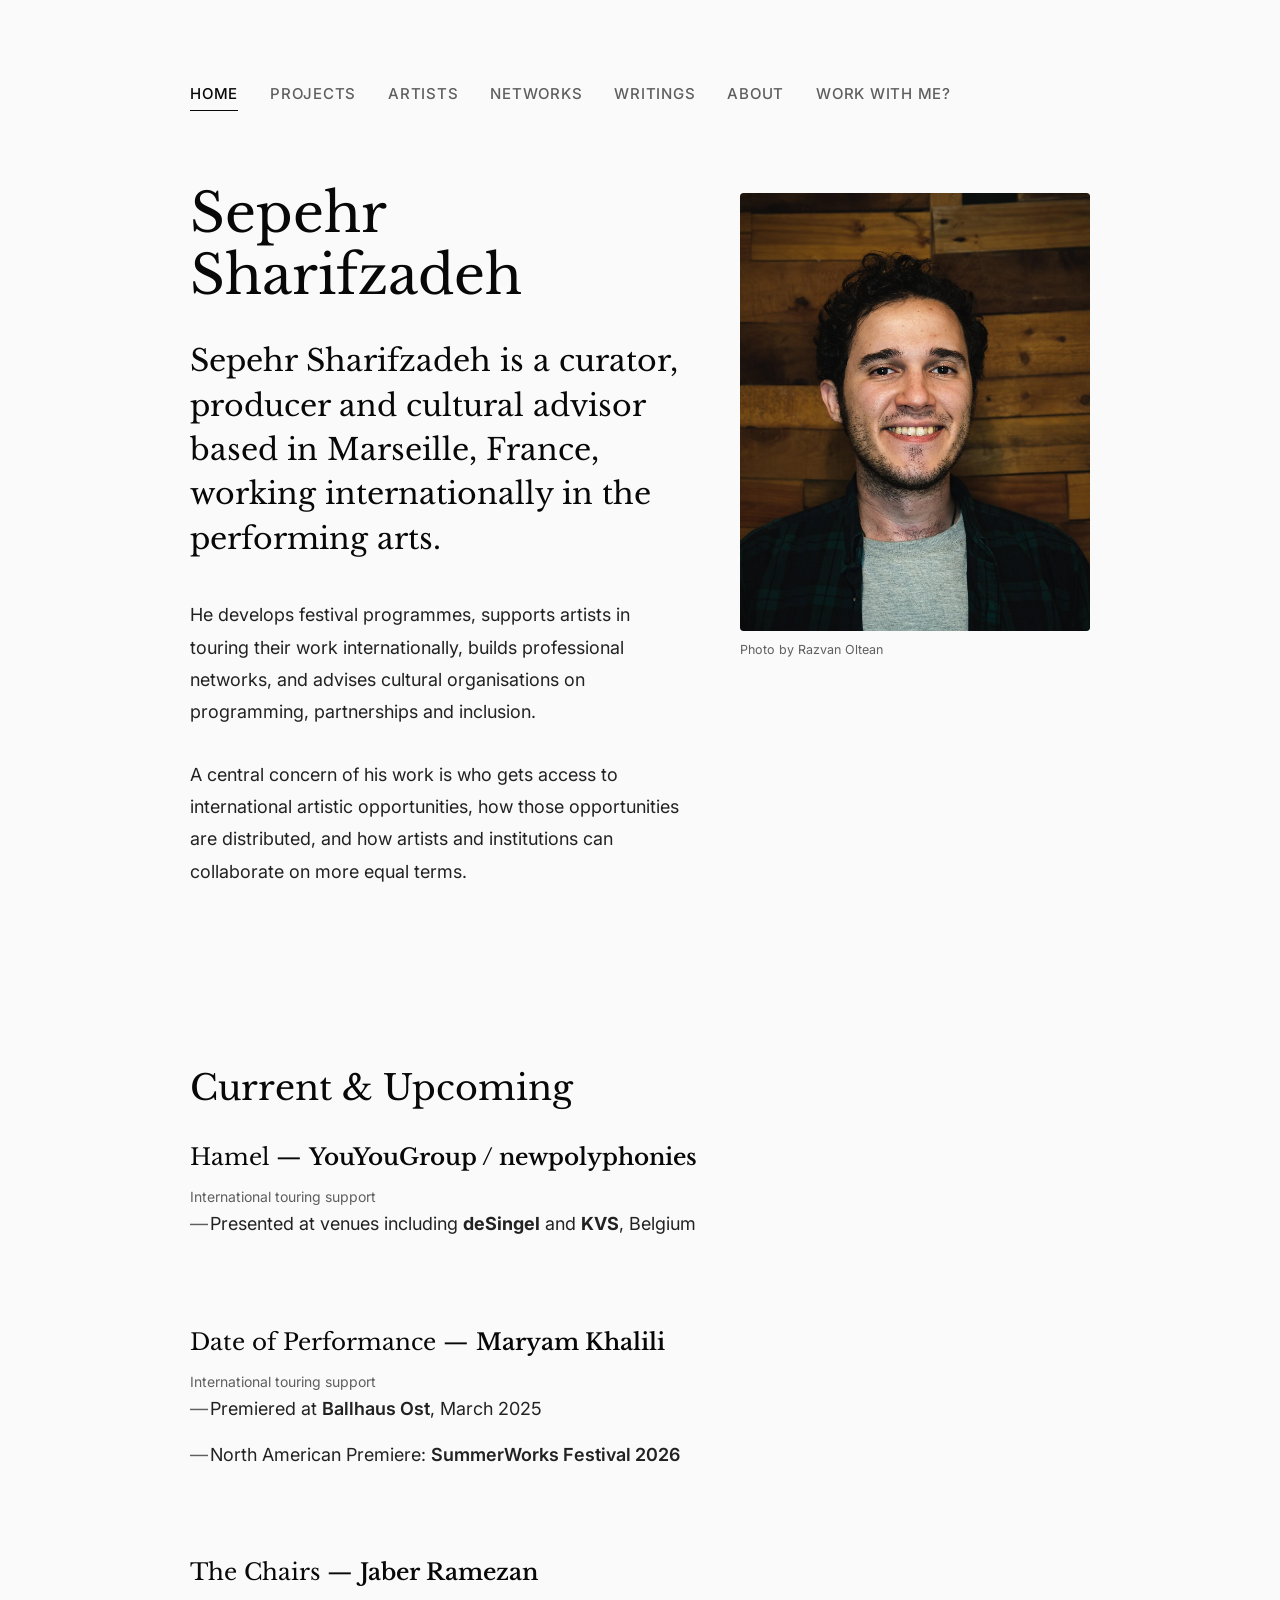
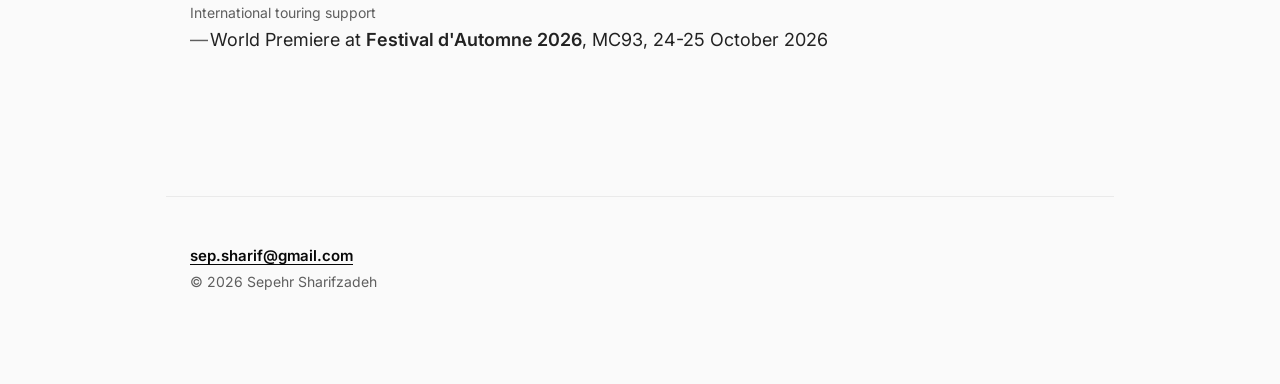
<file: index.html>
<!DOCTYPE html>
<html lang="en">
<head>
  <meta charset="UTF-8">
  <meta name="viewport" content="width=device-width, initial-scale=1.0">
  <title>Sepehr Sharifzadeh</title>
  <link rel="icon" type="image/svg+xml" href="assets/favicon.svg">
  <link rel="stylesheet" href="styles.css?v=portrait-20260722">
</head>
<body>
  <header class="site-header">
    <nav class="nav" aria-label="Main navigation">
      <a href="index.html" class="active">Home</a>
      <a href="projects.html">Projects</a>
      <a href="artists.html">Artists</a>
      <a href="networks.html">Networks</a>
      <a href="writing.html">Writings</a>
      <a href="about.html">About</a>
      <a href="contact.html">Work with me?</a>
    </nav>
  </header>

  <main class="container">
    <section class="home-intro">
      <div class="home-intro-layout">
        <div class="home-intro-text">
          <h1>Sepehr Sharifzadeh</h1>
          <p class="emphasized-statement">Sepehr Sharifzadeh is a curator, producer and cultural advisor based in Marseille, France, working internationally in the performing arts.</p>
          <p>He develops festival programmes, supports artists in touring their work internationally, builds professional networks, and advises cultural organisations on programming, partnerships and inclusion.</p>
          <p>A central concern of his work is who gets access to international artistic opportunities, how those opportunities are distributed, and how artists and institutions can collaborate on more equal terms.</p>
        </div>

        <figure class="editorial-image profile-image">
          <div class="profile-image-frame">
            <img src="assets/sepehr-portrait.jpg" alt="Portrait of Sepehr Sharifzadeh" width="2500" height="1667" decoding="async">
          </div>
          <figcaption class="image-credit">Photo by Razvan Oltean</figcaption>
        </figure>
      </div>
    </section>

    <section class="home-current">
      <h2>Current &amp; Upcoming</h2>

      <div class="entry-list">
        <div class="entry-item">
          <h3 class="entry-title">
            Hamel — <a href="https://newpolyphonies.be/en" target="_blank" rel="noopener">YouYouGroup / newpolyphonies</a>
          </h3>
          <p class="entry-meta">International touring support</p>
          <ul class="minimal-list">
            <li>Presented at venues including <strong>deSingel</strong> and <strong>KVS</strong>, Belgium</li>
          </ul>
        </div>

        <div class="entry-item">
          <h3 class="entry-title">Date of Performance — <a href="https://www.berlinerfestspiele.de/en/artist/7583d34d-cf23-4300-85a7-9ae153228dfc/maryam-khalili" target="_blank" rel="noopener">Maryam Khalili</a></h3>
          <p class="entry-meta">International touring support</p>
          <ul class="minimal-list">
            <li>Premiered at <strong><a href="https://www.ballhausost.de/produktion/date-of-performance/?lang=en" target="_blank" rel="noopener">Ballhaus Ost</a></strong>, March 2025</li>
            <li>North American Premiere: <strong><a href="https://summerworks.ca/show/date-of-performance-2/" target="_blank" rel="noopener">SummerWorks Festival 2026</a></strong></li>
          </ul>
        </div>

        <div class="entry-item">
          <h3 class="entry-title">
            The Chairs — <a href="https://jaberramezan.com/" target="_blank" rel="noopener">Jaber Ramezan</a>
          </h3>
          <p class="entry-meta">International touring support</p>
          <ul class="minimal-list">
            <li>World Premiere at <a href="https://www.festival-automne.com/fr/edition-2026/jaber-ramezan-the-chairs" target="_blank" rel="noopener">Festival d'Automne 2026</a>, MC93, 24-25 October 2026</li>
          </ul>
        </div>
      </div>
    </section>

  </main>

  <footer class="footer">
    <div>
      <a href="mailto:sep.sharif@gmail.com">sep.sharif@gmail.com</a>
    </div>
    <div class="text-muted">© 2026 Sepehr Sharifzadeh</div>
  </footer>

  <button class="back-to-top" type="button" aria-label="Back to top" data-back-to-top tabindex="-1">↑ Top</button>
  <script src="script.js" defer></script>
</body>
</html>
</file>
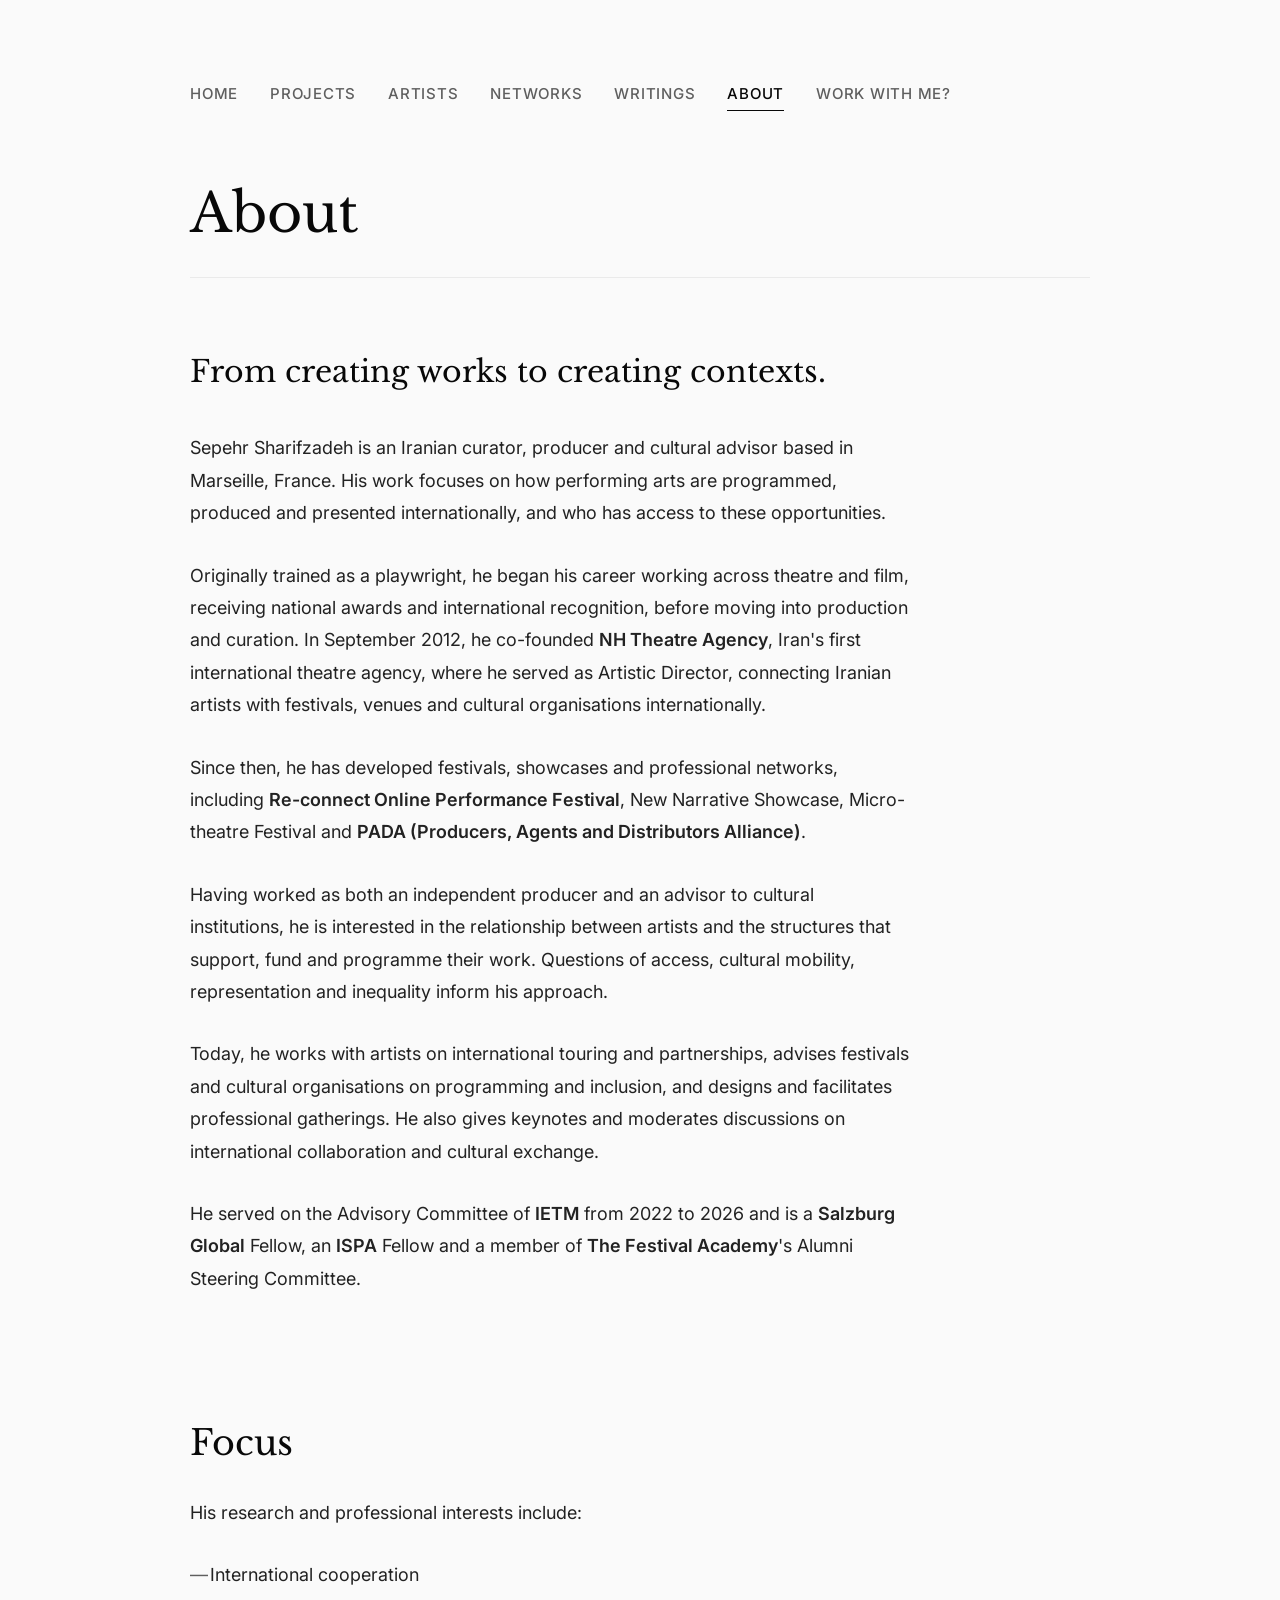
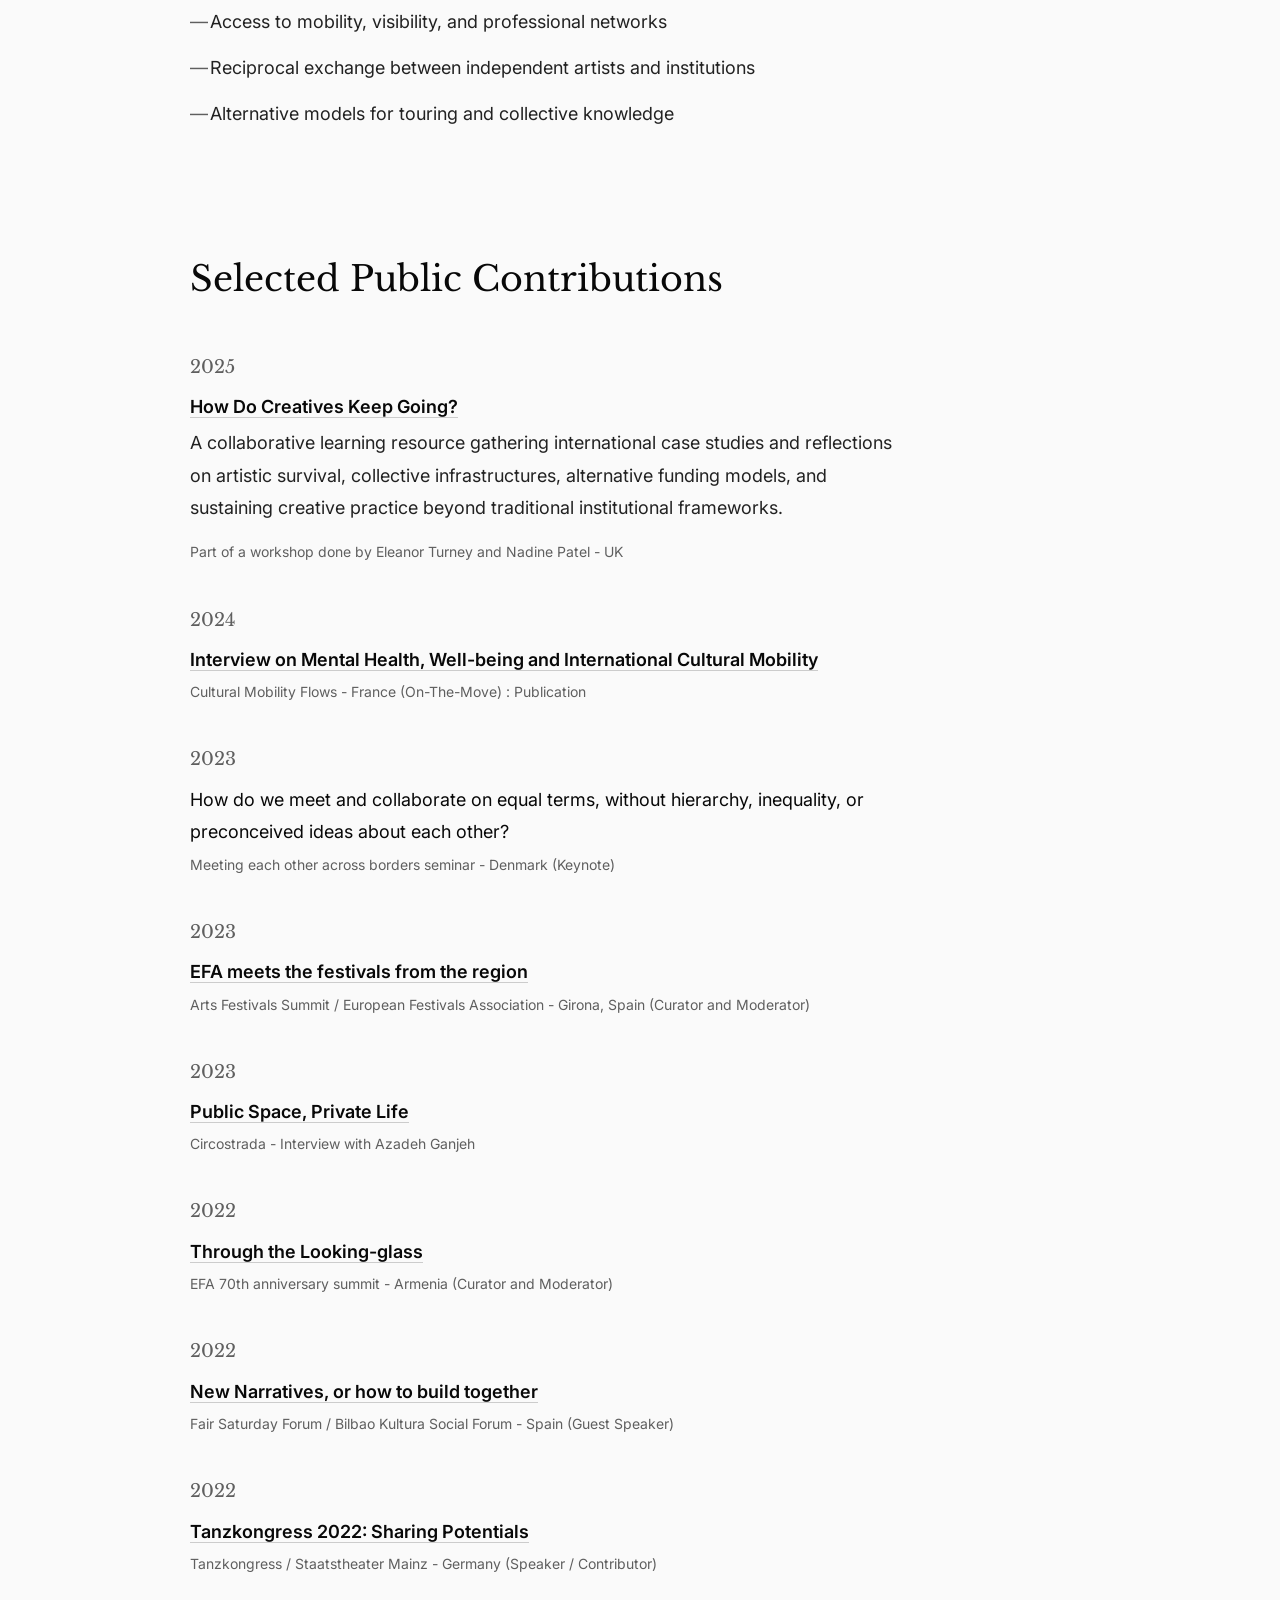
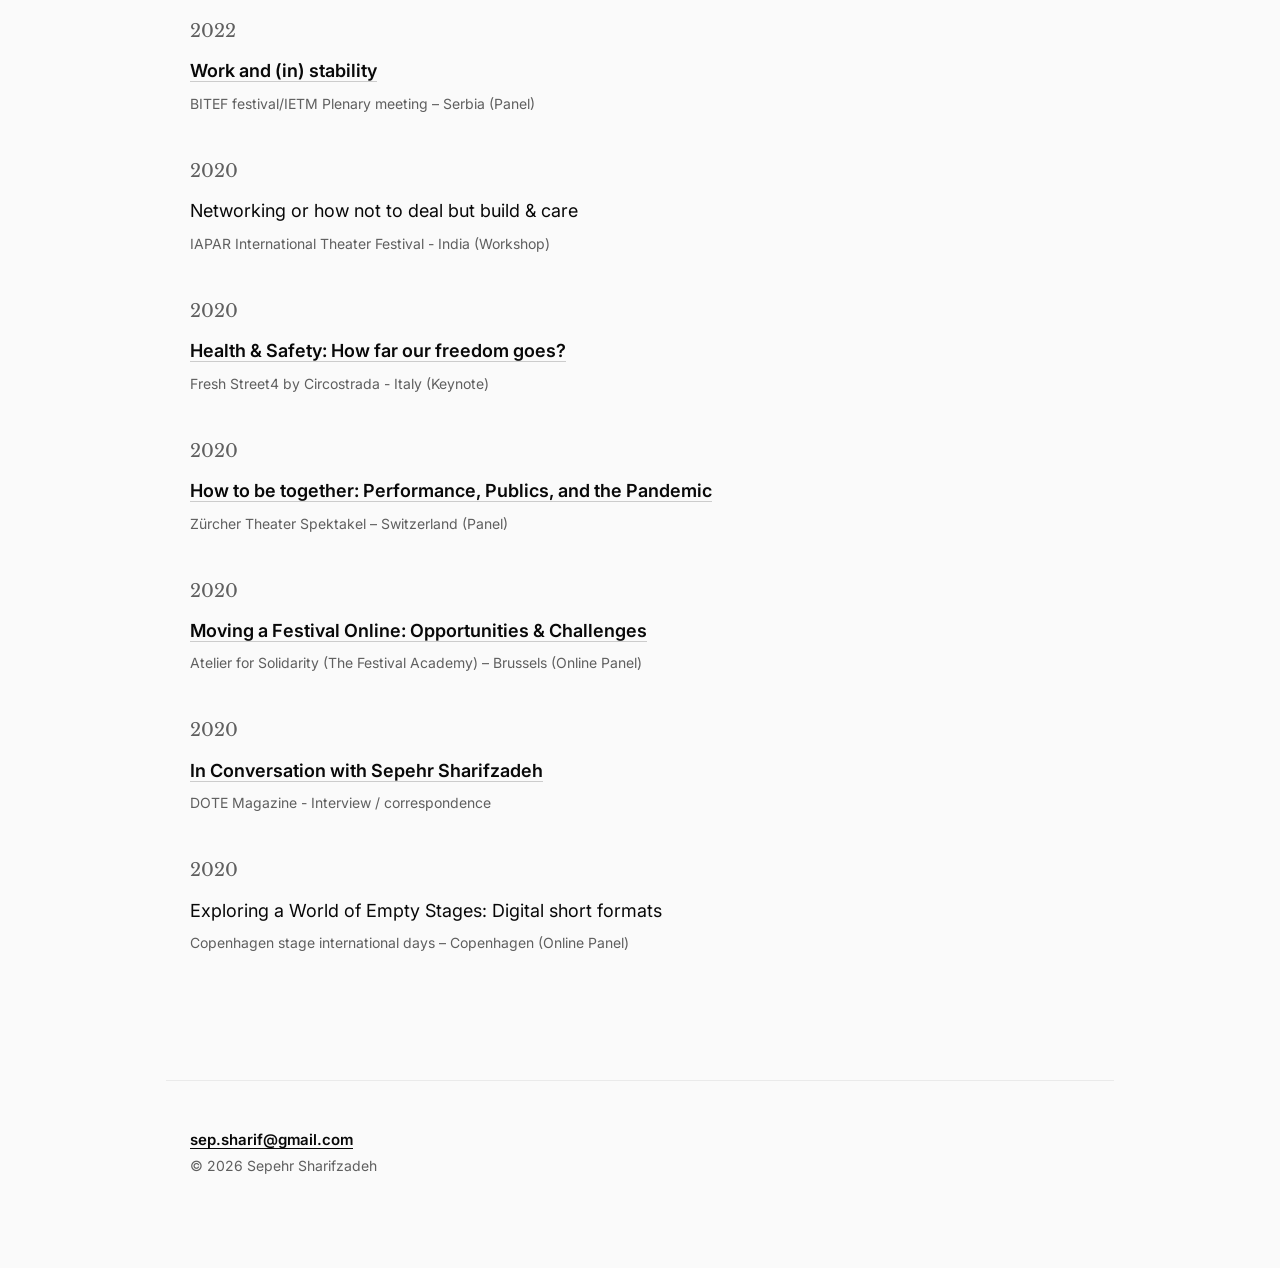
<file: about.html>
<!DOCTYPE html>
<html lang="en">
<head>
  <meta charset="UTF-8">
  <meta name="viewport" content="width=device-width, initial-scale=1.0">
  <title>About - Sepehr Sharifzadeh</title>
  <link rel="icon" type="image/svg+xml" href="assets/favicon.svg">
  <link rel="stylesheet" href="styles.css">
</head>
<body>
  <header class="site-header">
    <nav class="nav" aria-label="Main navigation">
      <a href="index.html">Home</a>
      <a href="projects.html">Projects</a>
      <a href="artists.html">Artists</a>
      <a href="networks.html">Networks</a>
      <a href="writing.html">Writings</a>
      <a href="about.html" class="active">About</a>
      <a href="contact.html">Work with me?</a>
    </nav>
  </header>

  <main class="container">
    <section>
      <h1 class="page-title">About</h1>

      <p class="emphasized-statement">From creating works to creating contexts.</p>

      <p>Sepehr Sharifzadeh is an Iranian curator, producer and cultural advisor based in Marseille, France. His work focuses on how performing arts are programmed, produced and presented internationally, and who has access to these opportunities.</p>

      <p>Originally trained as a playwright, he began his career working across theatre and film, receiving national awards and international recognition, before moving into production and curation. In September 2012, he co-founded <strong><a href="projects.html">NH Theatre Agency</a></strong>, Iran's first international theatre agency, where he served as Artistic Director, connecting Iranian artists with festivals, venues and cultural organisations internationally.</p>

      <p>Since then, he has developed festivals, showcases and professional networks, including <strong><a href="https://www.reconnectfestival.com/" target="_blank" rel="noopener">Re-connect Online Performance Festival</a></strong>, New Narrative Showcase, Micro-theatre Festival and <strong><a href="networks.html">PADA (Producers, Agents and Distributors Alliance)</a></strong>.</p>

      <p>Having worked as both an independent producer and an advisor to cultural institutions, he is interested in the relationship between artists and the structures that support, fund and programme their work. Questions of access, cultural mobility, representation and inequality inform his approach.</p>

      <p>Today, he works with artists on international touring and partnerships, advises festivals and cultural organisations on programming and inclusion, and designs and facilitates professional gatherings. He also gives keynotes and moderates discussions on international collaboration and cultural exchange.</p>

      <p>He served on the Advisory Committee of <strong><a href="https://www.ietm.org/en" target="_blank" rel="noopener">IETM</a></strong> from 2022 to 2026 and is a <strong><a href="https://www.salzburgglobal.org/" target="_blank" rel="noopener">Salzburg Global</a></strong> Fellow, an <strong><a href="https://www.ispa.org/" target="_blank" rel="noopener">ISPA</a></strong> Fellow and a member of <strong><a href="https://www.thefestivalacademy.eu/" target="_blank" rel="noopener">The Festival Academy</a></strong>'s Alumni Steering Committee.</p>
    </section>

    <section class="home-focus">
      <h2>Focus</h2>
      <p>His research and professional interests include:</p>
      <ul class="minimal-list">
        <li>International cooperation</li>
        <li>Access to mobility, visibility, and professional networks</li>
        <li>Reciprocal exchange between independent artists and institutions</li>
        <li>Alternative models for touring and collective knowledge</li>
      </ul>
    </section>
    <section>
      <h2 class="section-title">Selected Public Contributions</h2>

      <div class="pub-list">
        <div class="pub-item">
          <div class="pub-year">2025</div>
          <div class="pub-title">
            <a href="https://lnkd.in/eigwwCb6" target="_blank" rel="noopener">How Do Creatives Keep Going?</a>
          </div>
          <p class="entry-desc">A collaborative learning resource gathering international case studies and reflections on artistic survival, collective infrastructures, alternative funding models, and sustaining creative practice beyond traditional institutional frameworks.</p>
          <div class="entry-meta">Part of a workshop done by Eleanor Turney and Nadine Patel - UK</div>
        </div>

        <div class="pub-item">
          <div class="pub-year">2024</div>
          <div class="pub-title">
            <a href="https://on-the-move.org/resources/library/cultural-mobility-flows-mental-health-well-being-and-international-cultural" target="_blank" rel="noopener">Interview on Mental Health, Well-being and International Cultural Mobility</a>
          </div>
          <div class="entry-meta">Cultural Mobility Flows - France (On-The-Move) : Publication</div>
        </div>

        <div class="pub-item">
          <div class="pub-year">2023</div>
          <div class="pub-title">
            How do we meet and collaborate on equal terms, without hierarchy, inequality, or preconceived ideas about each other?
          </div>
          <div class="entry-meta">Meeting each other across borders seminar - Denmark (Keynote)</div>
        </div>

        <div class="pub-item">
          <div class="pub-year">2023</div>
          <div class="pub-title">
            <a href="https://www.efa-aef.eu/en/events/afs-2023-programme/efa-meets-the-festivals-from-the-region/" target="_blank" rel="noopener">EFA meets the festivals from the region</a>
          </div>
          <div class="entry-meta">Arts Festivals Summit / European Festivals Association - Girona, Spain (Curator and Moderator)</div>
        </div>

        <div class="pub-item">
          <div class="pub-year">2023</div>
          <div class="pub-title">
            <a href="https://www.circostrada.org/en/blog/public-space-private-life-interview-azadeh-ganjeh" target="_blank" rel="noopener">Public Space, Private Life</a>
          </div>
          <div class="entry-meta">Circostrada - Interview with Azadeh Ganjeh</div>
        </div>

        <div class="pub-item">
          <div class="pub-year">2022</div>
          <div class="pub-title">
            <a href="https://www.european-festivals.eu/news/new-efa-and-120-festivals-present-for-70th-anniversary-arts-festivals-summit-yerevan" target="_blank" rel="noopener">Through the Looking-glass</a>
          </div>
          <div class="entry-meta">EFA 70th anniversary summit - Armenia (Curator and Moderator)</div>
        </div>

        <div class="pub-item">
          <div class="pub-year">2022</div>
          <div class="pub-title">
            <a href="https://creators.spotify.com/pod/profile/bksforum" target="_blank" rel="noopener">New Narratives, or how to build together</a>
          </div>
          <div class="entry-meta">Fair Saturday Forum / Bilbao Kultura Social Forum - Spain (Guest Speaker)</div>
        </div>

        <div class="pub-item">
          <div class="pub-year">2022</div>
          <div class="pub-title">
            <a href="https://2022.tanzkongress.de/tanzkongress.html" target="_blank" rel="noopener">Tanzkongress 2022: Sharing Potentials</a>
          </div>
          <div class="entry-meta">Tanzkongress / Staatstheater Mainz - Germany (Speaker / Contributor)</div>
        </div>

        <div class="pub-item">
          <div class="pub-year">2022</div>
          <div class="pub-title">
            <a href="https://www.ietm.org/system/files/publications/IETM_Reports_03_Work%20and%20instability_03.pdf" target="_blank" rel="noopener">Work and (in) stability</a>
          </div>
          <div class="entry-meta">BITEF festival/IETM Plenary meeting – Serbia (Panel)</div>
        </div>

        <div class="pub-item">
          <div class="pub-year">2020</div>
          <div class="pub-title">
            Networking or how not to deal but build &amp; care
          </div>
          <div class="entry-meta">IAPAR International Theater Festival - India (Workshop)</div>
        </div>

        <div class="pub-item">
          <div class="pub-year">2020</div>
          <div class="pub-title">
            <a href="https://vimeo.com/482627471" target="_blank" rel="noopener">Health &amp; Safety: How far our freedom goes?</a>
          </div>
          <div class="entry-meta">Fresh Street4 by Circostrada - Italy (Keynote)</div>
        </div>

        <div class="pub-item">
          <div class="pub-year">2020</div>
          <div class="pub-title">
            <a href="https://www.theaterspektakel.ch/en/article/how-to-be-together/" target="_blank" rel="noopener">How to be together: Performance, Publics, and the Pandemic</a>
          </div>
          <div class="entry-meta">Zürcher Theater Spektakel – Switzerland (Panel)</div>
        </div>

        <div class="pub-item">
          <div class="pub-year">2020</div>
          <div class="pub-title">
            <a href="https://www.thefestivalacademy.eu/en/activities/online-activities/keynote-webinar-how-to-move-a-festival-online/experts/" target="_blank" rel="noopener">Moving a Festival Online: Opportunities &amp; Challenges</a>
          </div>
          <div class="entry-meta">Atelier for Solidarity (The Festival Academy) – Brussels (Online Panel)</div>
        </div>

        <div class="pub-item">
          <div class="pub-year">2020</div>
          <div class="pub-title">
            <a href="https://magazine.dancingontheedge.nl/in-conversation-with-sepehr-sharifzadeh/" target="_blank" rel="noopener">In Conversation with Sepehr Sharifzadeh</a>
          </div>
          <div class="entry-meta">DOTE Magazine - Interview / correspondence</div>
        </div>

        <div class="pub-item">
          <div class="pub-year">2020</div>
          <div class="pub-title">
            Exploring a World of Empty Stages: Digital short formats
          </div>
          <div class="entry-meta">Copenhagen stage international days – Copenhagen (Online Panel)</div>
        </div>
      </div>
    </section>
  </main>

  <footer class="footer">
    <div>
      <a href="mailto:sep.sharif@gmail.com">sep.sharif@gmail.com</a>
    </div>
    <div class="text-muted">© 2026 Sepehr Sharifzadeh</div>
  </footer>

  <button class="back-to-top" type="button" aria-label="Back to top" data-back-to-top tabindex="-1">↑ Top</button>
  <script src="script.js" defer></script>
</body>
</html>
</file>
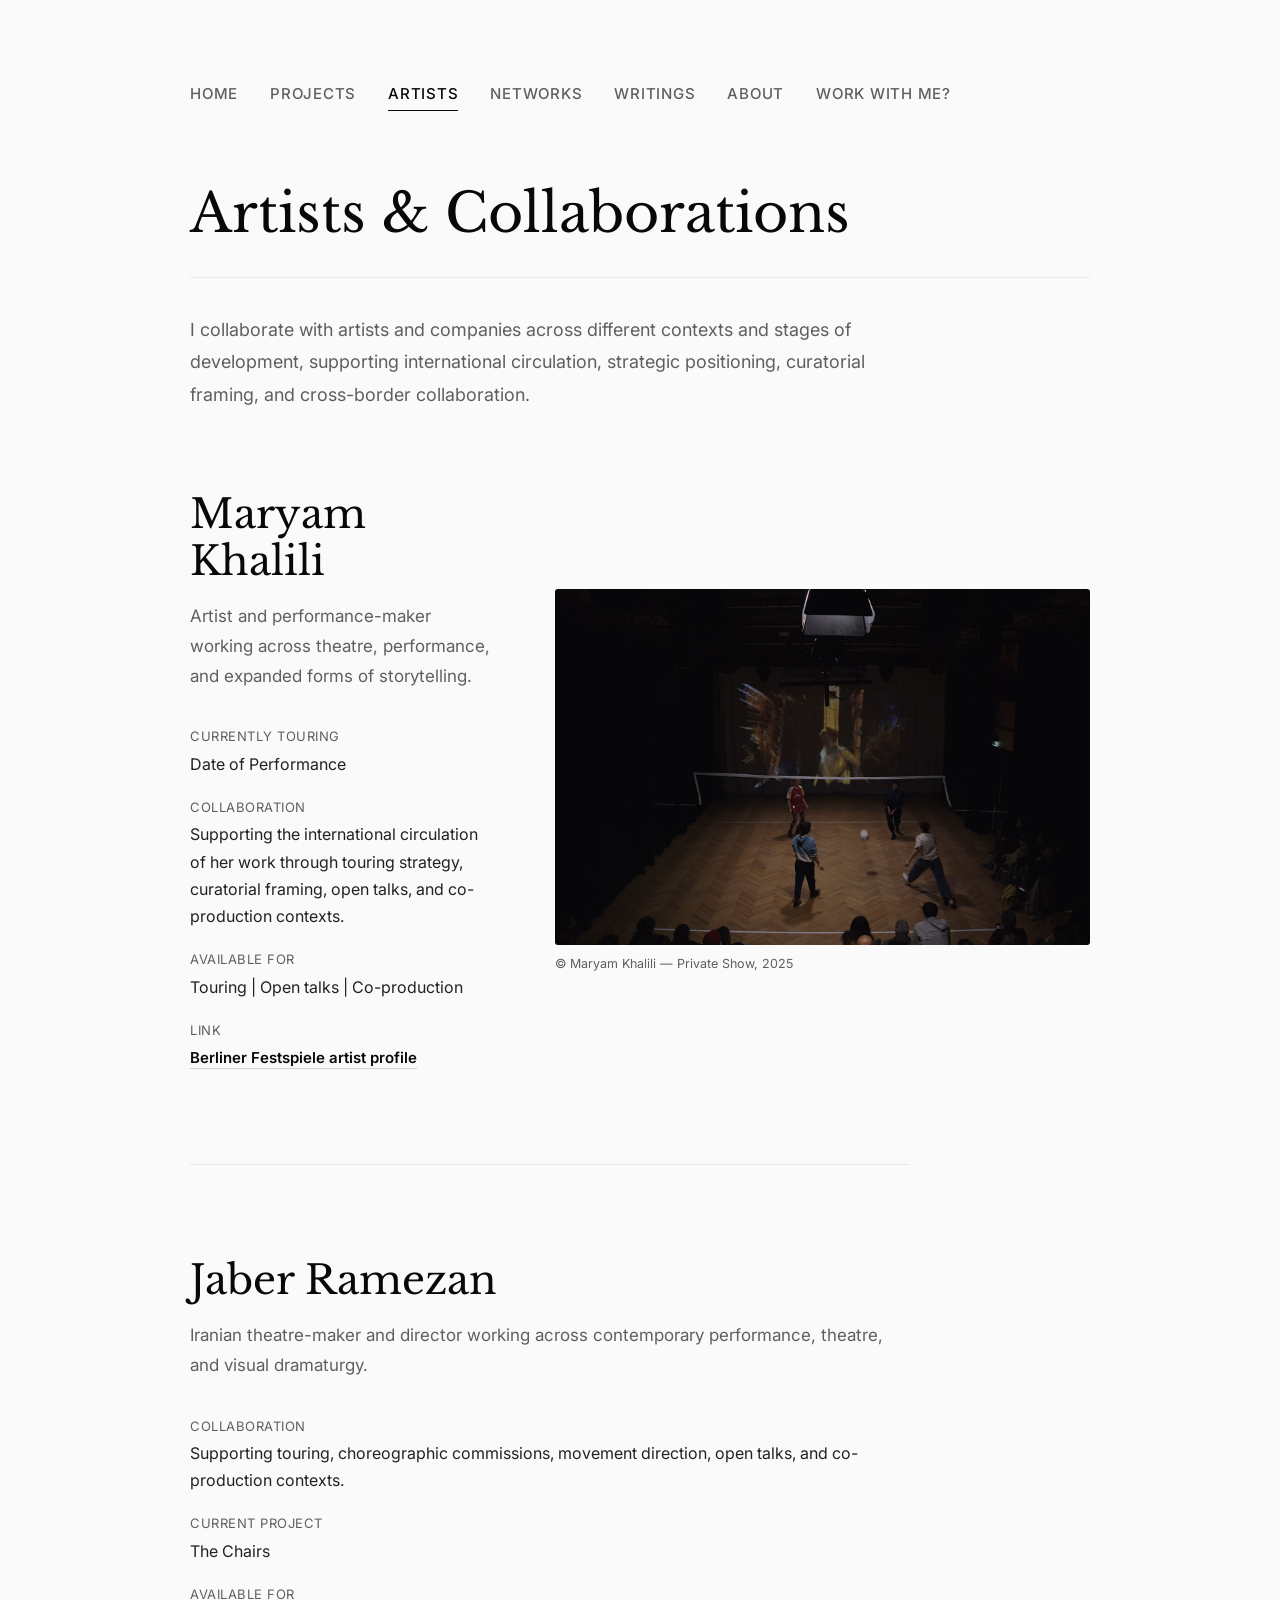
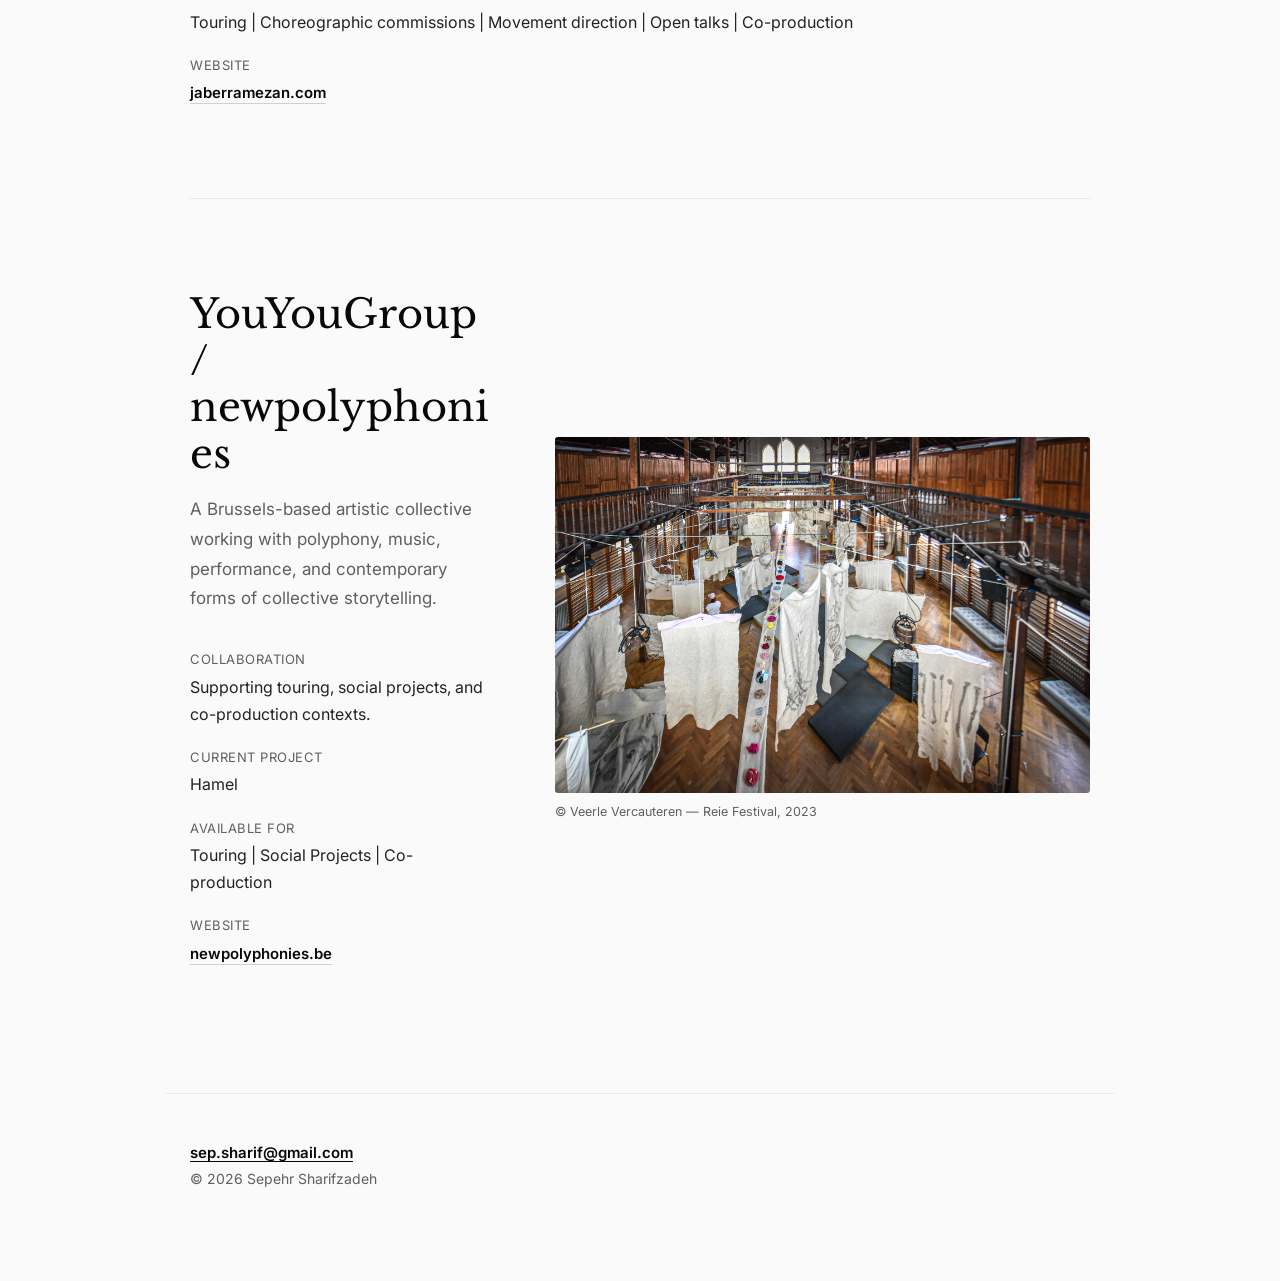
<file: artists.html>
<!DOCTYPE html>
<html lang="en">
<head>
  <meta charset="UTF-8">
  <meta name="viewport" content="width=device-width, initial-scale=1.0">
  <title>Artists &amp; Collaborations - Sepehr Sharifzadeh</title>
  <link rel="icon" type="image/svg+xml" href="assets/favicon.svg">
  <link rel="stylesheet" href="styles.css">
</head>
<body>
  <header class="site-header">
    <nav class="nav" aria-label="Main navigation">
      <a href="index.html">Home</a>
      <a href="projects.html">Projects</a>
      <a href="artists.html" class="active">Artists</a>
      <a href="networks.html">Networks</a>
      <a href="writing.html">Writings</a>
      <a href="about.html">About</a>
      <a href="contact.html">Work with me?</a>
    </nav>
  </header>

  <main class="container">
    <section>
      <h1 class="page-title">Artists &amp; Collaborations</h1>

      <p class="page-intro">I collaborate with artists and companies across different contexts and stages of development, supporting international circulation, strategic positioning, curatorial framing, and cross-border collaboration.</p>

      <div class="artist-list">
        <article class="artist-item artist-row">
          <div class="artist-copy">
            <h2 class="artist-name">Maryam Khalili</h2>
            <p class="artist-bio">Artist and performance-maker working across theatre, performance, and expanded forms of storytelling.</p>

            <dl class="artist-details">
              <div>
                <dt>Currently touring</dt>
                <dd>Date of Performance</dd>
              </div>
              <div>
                <dt>Collaboration</dt>
                <dd>Supporting the international circulation of her work through touring strategy, curatorial framing, open talks, and co-production contexts.</dd>
              </div>
              <div>
                <dt>Available for</dt>
                <dd>Touring | Open talks | Co-production</dd>
              </div>
              <div>
                <dt>Link</dt>
                <dd><a class="artist-link" href="https://www.berlinerfestspiele.de/en/artist/7583d34d-cf23-4300-85a7-9ae153228dfc/maryam-khalili" target="_blank" rel="noopener">Berliner Festspiele artist profile</a></dd>
              </div>
            </dl>
          </div>

          <figure class="artist-production">
            <div class="artist-production-frame">
              <img src="assets/Date of Performance- Maryam Khalili-1.jpg" alt="Performance image from Date of Performance by Maryam Khalili" loading="lazy" decoding="async">
            </div>
            <figcaption class="image-credit">© Maryam Khalili — Private Show, 2025</figcaption>
          </figure>
        </article>

        <article class="artist-item artist-row artist-row-text-only">
          <div class="artist-copy">
            <h2 class="artist-name">Jaber Ramezan</h2>
            <p class="artist-bio">Iranian theatre-maker and director working across contemporary performance, theatre, and visual dramaturgy.</p>

            <dl class="artist-details">
              <div>
                <dt>Collaboration</dt>
                <dd>Supporting touring, choreographic commissions, movement direction, open talks, and co-production contexts.</dd>
              </div>
              <div>
                <dt>Current project</dt>
                <dd>The Chairs</dd>
              </div>
              <div>
                <dt>Available for</dt>
                <dd>Touring | Choreographic commissions | Movement direction | Open talks | Co-production</dd>
              </div>
              <div>
                <dt>Website</dt>
                <dd><a class="artist-link" href="https://jaberramezan.com/" target="_blank" rel="noopener">jaberramezan.com</a></dd>
              </div>
            </dl>
          </div>
        </article>

        <article class="artist-item artist-row">
          <div class="artist-copy">
            <h2 class="artist-name">YouYouGroup / newpolyphonies</h2>
            <p class="artist-bio">A Brussels-based artistic collective working with polyphony, music, performance, and contemporary forms of collective storytelling.</p>

            <dl class="artist-details">
              <div>
                <dt>Collaboration</dt>
                <dd>Supporting touring, social projects, and co-production contexts.</dd>
              </div>
              <div>
                <dt>Current project</dt>
                <dd>Hamel</dd>
              </div>
              <div>
                <dt>Available for</dt>
                <dd>Touring | Social Projects | Co-production</dd>
              </div>
              <div>
                <dt>Website</dt>
                <dd><a class="artist-link" href="https://newpolyphonies.be/en" target="_blank" rel="noopener">newpolyphonies.be</a></dd>
              </div>
            </dl>
          </div>

          <figure class="artist-production">
            <div class="artist-production-frame artist-production-frame-wide">
              <img src="assets/NFAS_ReieFestival_20230818_VEV_9046_(c) Veerle Vercauteren.jpg" alt="Installation view of Nocturnes for a Society by YouYouGroup / newpolyphonies" loading="lazy" decoding="async">
            </div>
            <figcaption class="image-credit">© Veerle Vercauteren — Reie Festival, 2023</figcaption>
          </figure>
        </article>
      </div>
    </section>
  </main>

  <footer class="footer">
    <div>
      <a href="mailto:sep.sharif@gmail.com">sep.sharif@gmail.com</a>
    </div>
    <div class="text-muted">© 2026 Sepehr Sharifzadeh</div>
  </footer>

  <button class="back-to-top" type="button" aria-label="Back to top" data-back-to-top tabindex="-1">↑ Top</button>
  <script src="script.js" defer></script>
</body>
</html>
</file>
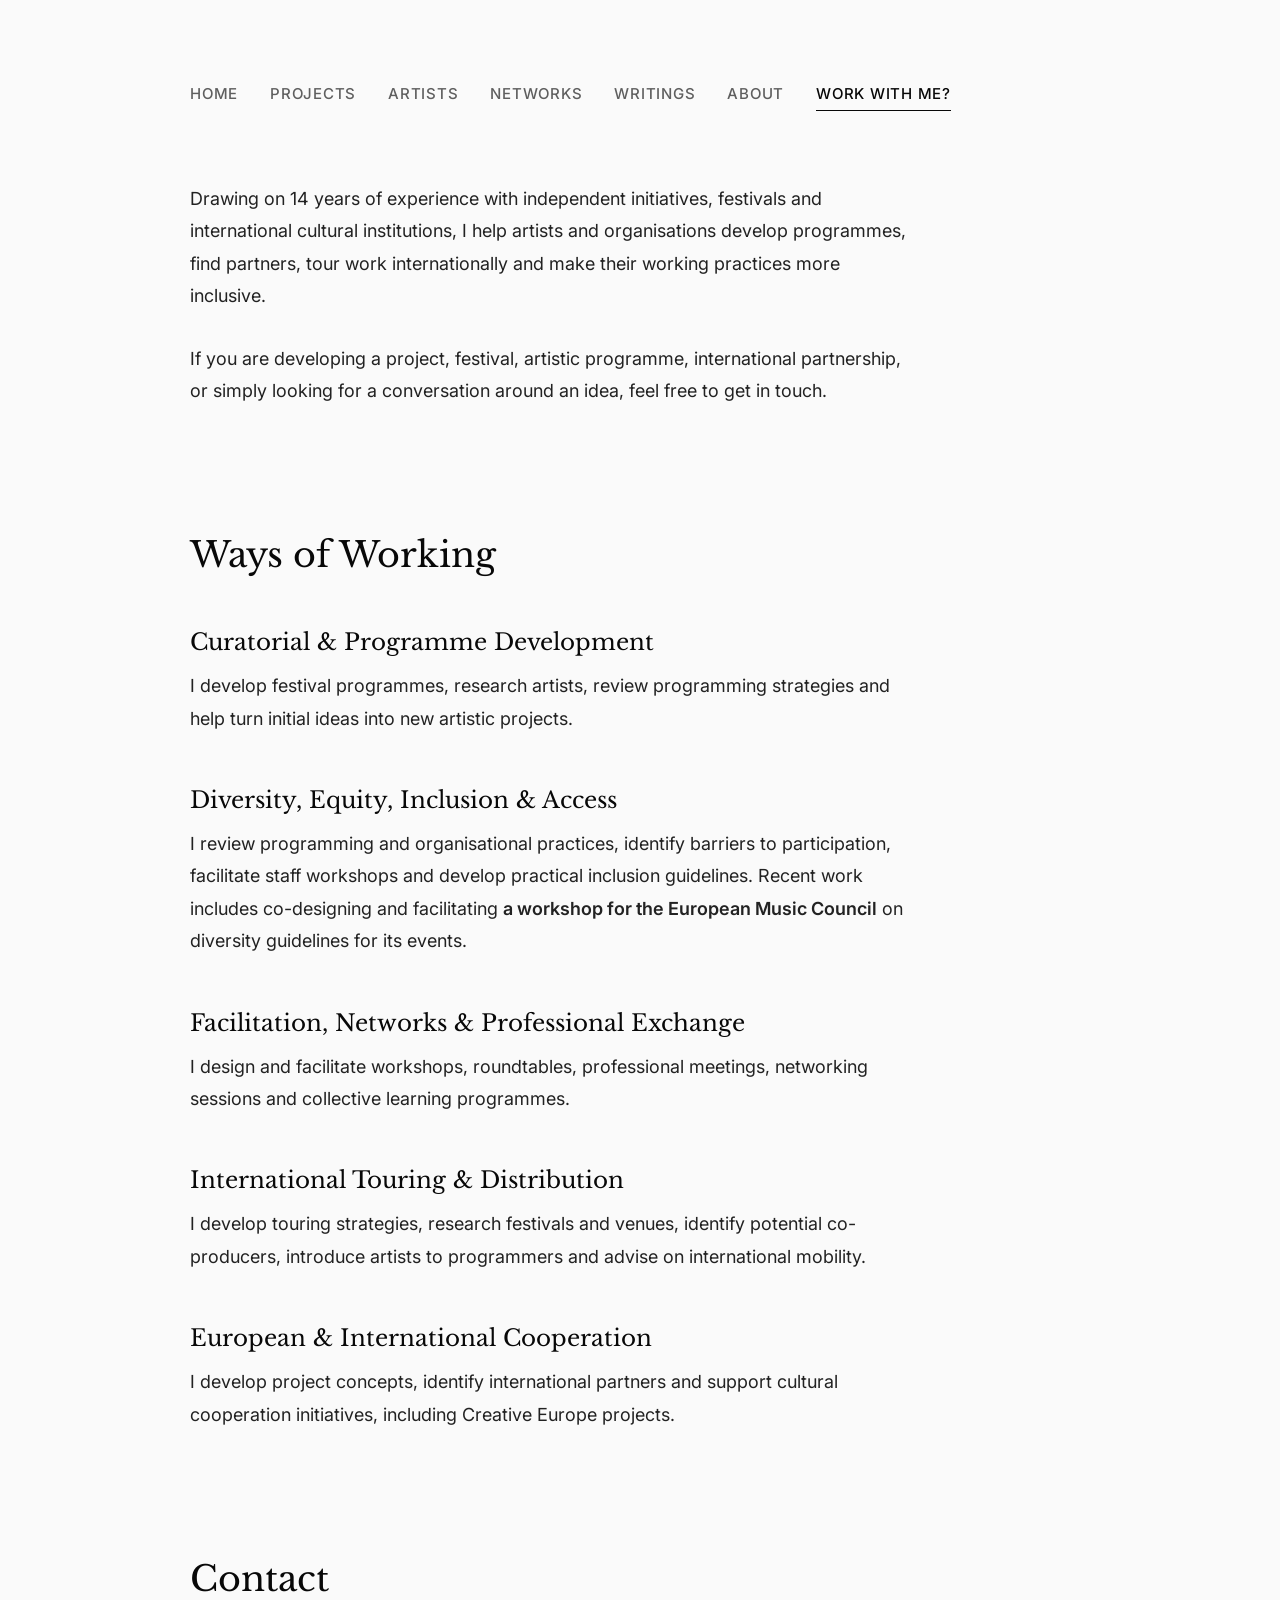
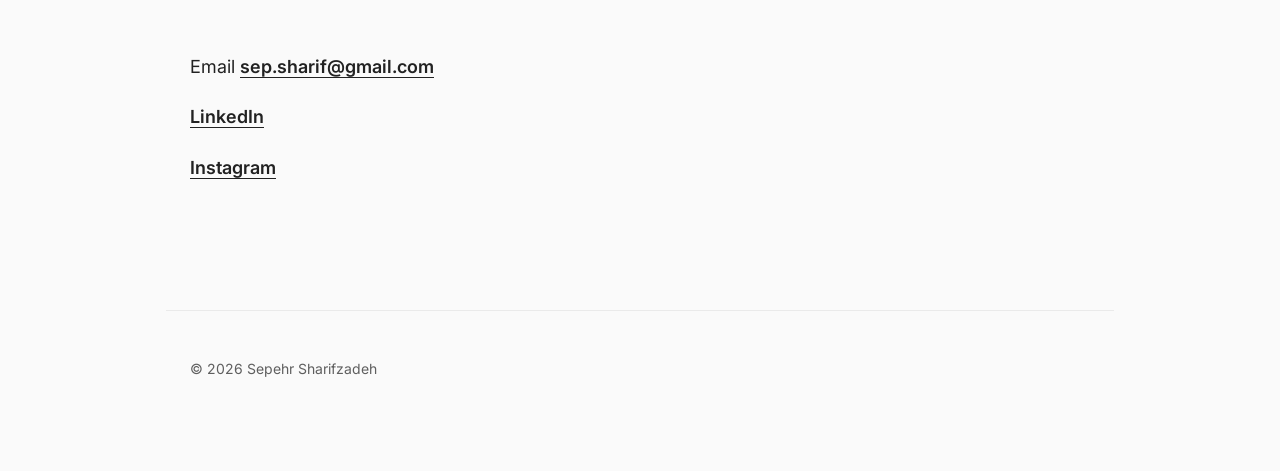
<file: contact.html>
<!DOCTYPE html>
<html lang="en">
<head>
  <meta charset="UTF-8">
  <meta name="viewport" content="width=device-width, initial-scale=1.0">
  <title>Work with me? - Sepehr Sharifzadeh</title>
  <link rel="icon" type="image/svg+xml" href="assets/favicon.svg">
  <link rel="stylesheet" href="styles.css">
</head>
<body>
  <header class="site-header">
    <nav class="nav" aria-label="Main navigation">
      <a href="index.html">Home</a>
      <a href="projects.html">Projects</a>
      <a href="artists.html">Artists</a>
      <a href="networks.html">Networks</a>
      <a href="writing.html">Writings</a>
      <a href="about.html">About</a>
      <a href="contact.html" class="active">Work with me?</a>
    </nav>
  </header>

  <main class="container">
    <section>
      <p>Drawing on 14 years of experience with independent initiatives, festivals and international cultural institutions, I help artists and organisations develop programmes, find partners, tour work internationally and make their working practices more inclusive.</p>

      <p>If you are developing a project, festival, artistic programme, international partnership, or simply looking for a conversation around an idea, feel free to get in touch.</p>
    </section>

    <section>
      <h2 class="section-title">Ways of Working</h2>

      <div class="service-list">
        <div class="service-item">
          <h3>Curatorial &amp; Programme Development</h3>
          <p>I develop festival programmes, research artists, review programming strategies and help turn initial ideas into new artistic projects.</p>
        </div>
        <div class="service-item">
          <h3>Diversity, Equity, Inclusion &amp; Access</h3>
          <p>I review programming and organisational practices, identify barriers to participation, facilitate staff workshops and develop practical inclusion guidelines. Recent work includes co-designing and facilitating <a href="https://www.emc-imc.org/events/emc-diversity-workshop-girona-2026" target="_blank" rel="noopener">a workshop for the European Music Council</a> on diversity guidelines for its events.</p>
        </div>
        <div class="service-item">
          <h3>Facilitation, Networks &amp; Professional Exchange</h3>
          <p>I design and facilitate workshops, roundtables, professional meetings, networking sessions and collective learning programmes.</p>
        </div>
        <div class="service-item">
          <h3>International Touring &amp; Distribution</h3>
          <p>I develop touring strategies, research festivals and venues, identify potential co-producers, introduce artists to programmers and advise on international mobility.</p>
        </div>
        <div class="service-item">
          <h3>European &amp; International Cooperation</h3>
          <p>I develop project concepts, identify international partners and support cultural cooperation initiatives, including Creative Europe projects.</p>
        </div>
      </div>
    </section>

    <section class="contact-details">
      <h2 class="section-title">Contact</h2>

      <div class="contact-links">
        <div>Email <a href="mailto:sep.sharif@gmail.com">sep.sharif@gmail.com</a></div>
        <div><a href="https://www.linkedin.com/in/sepehrsharifzadeh" target="_blank" rel="noopener">LinkedIn</a></div>
        <div><a href="https://www.instagram.com/ephemeralfields/" target="_blank" rel="noopener">Instagram</a></div>
      </div>
    </section>
  </main>

  <footer class="footer contact-footer">
    <div></div>
    <div class="text-muted">© 2026 Sepehr Sharifzadeh</div>
  </footer>

  <button class="back-to-top" type="button" aria-label="Back to top" data-back-to-top tabindex="-1">↑ Top</button>
  <script src="script.js" defer></script>
</body>
</html>
</file>
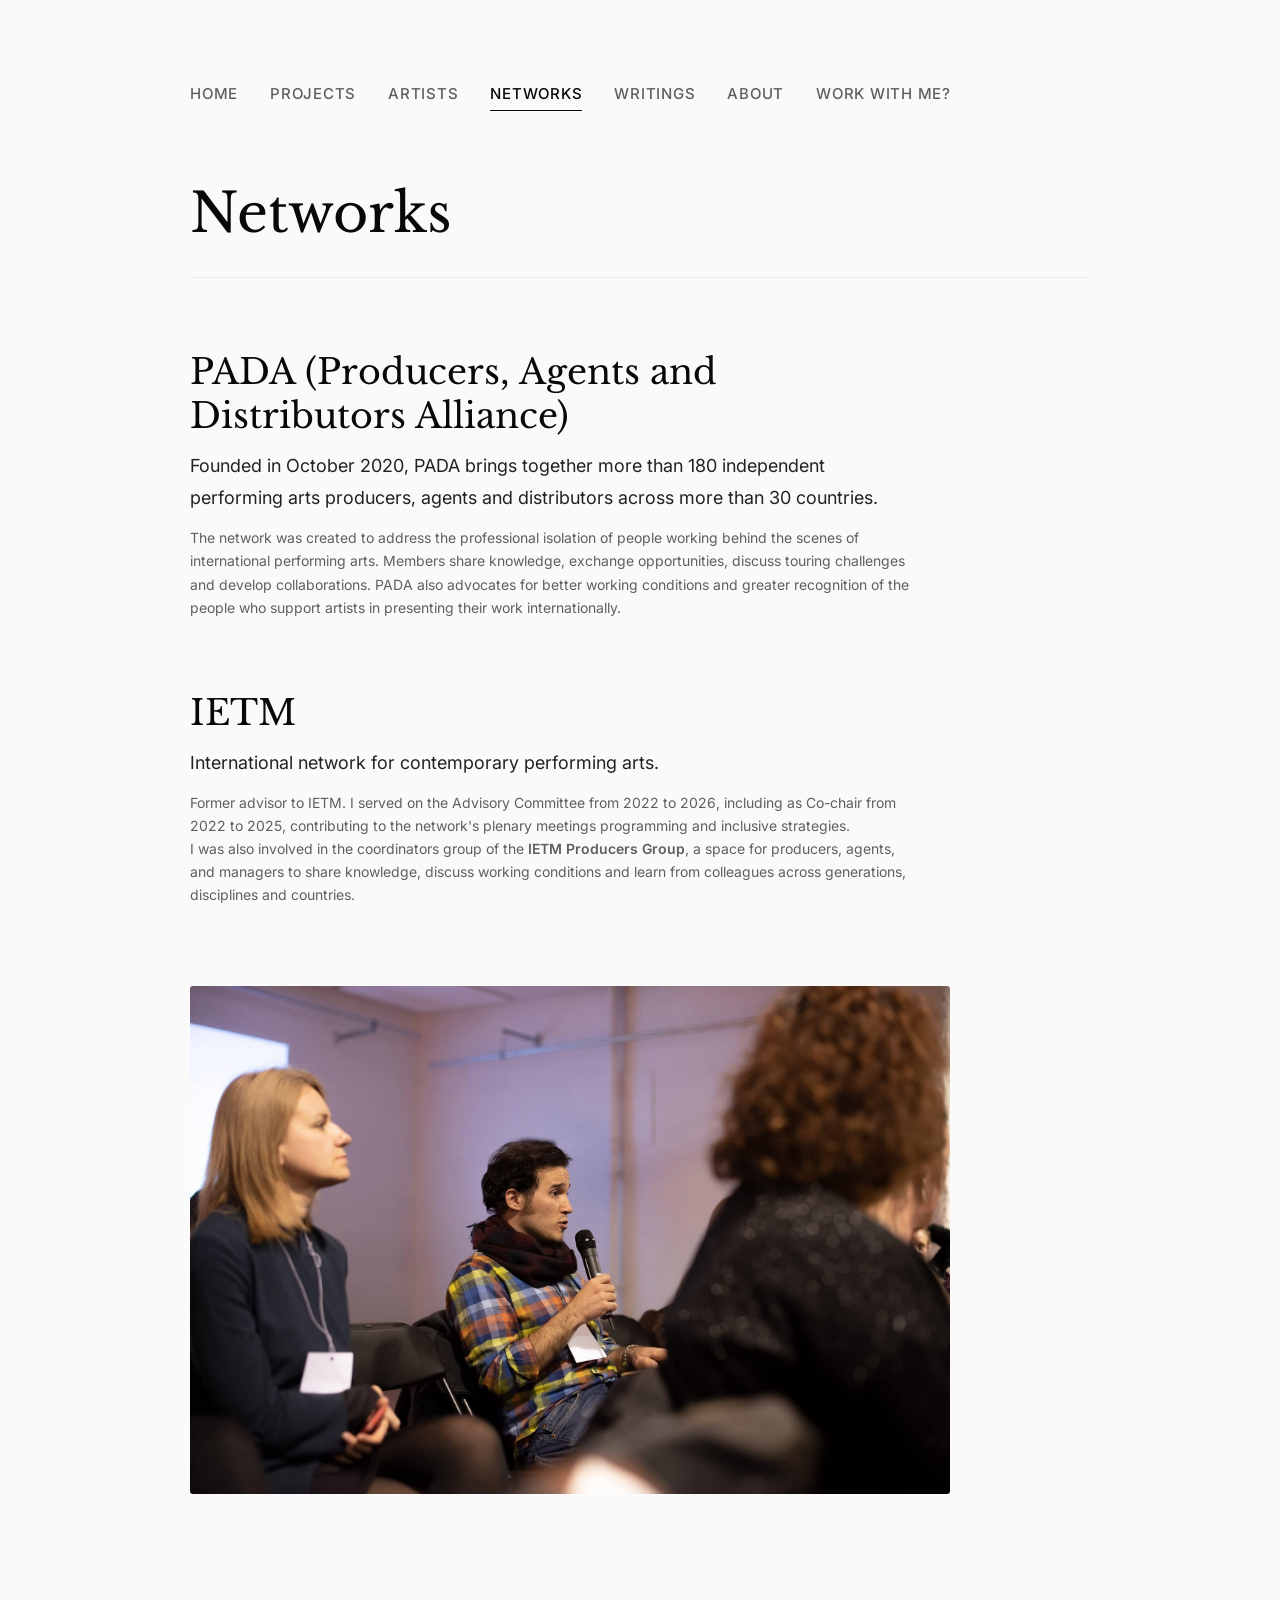
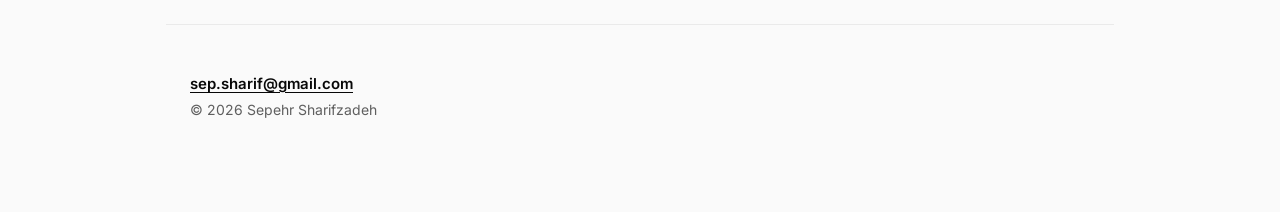
<file: networks.html>
<!DOCTYPE html>
<html lang="en">
<head>
  <meta charset="UTF-8">
  <meta name="viewport" content="width=device-width, initial-scale=1.0">
  <title>Networks - Sepehr Sharifzadeh</title>
  <link rel="icon" type="image/svg+xml" href="assets/favicon.svg">
  <link rel="stylesheet" href="styles.css">
</head>
<body>
  <header class="site-header">
    <nav class="nav" aria-label="Main navigation">
      <a href="index.html">Home</a>
      <a href="projects.html">Projects</a>
      <a href="artists.html">Artists</a>
      <a href="networks.html" class="active">Networks</a>
      <a href="writing.html">Writings</a>
      <a href="about.html">About</a>
      <a href="contact.html">Work with me?</a>
    </nav>
  </header>

  <main class="container">
    <section>
      <h1 class="page-title">Networks</h1>

      <div class="entry-list">
        <div class="entry-item">
          <h2 class="entry-title">PADA (Producers, Agents and Distributors Alliance)</h2>
          <p class="entry-desc">Founded in October 2020, PADA brings together more than 180 independent performing arts producers, agents and distributors across more than 30 countries.</p>
          <p class="entry-meta">The network was created to address the professional isolation of people working behind the scenes of international performing arts. Members share knowledge, exchange opportunities, discuss touring challenges and develop collaborations. PADA also advocates for better working conditions and greater recognition of the people who support artists in presenting their work internationally.</p>
        </div>

        <div class="entry-item">
          <h2 class="entry-title">IETM</h2>
          <p class="entry-desc">International network for contemporary performing arts.</p>
          <p class="entry-meta">Former advisor to IETM. I served on the Advisory Committee from 2022 to 2026, including as Co-chair from 2022 to 2025, contributing to the network's plenary meetings programming and inclusive strategies.</p>
          <p class="entry-meta">I was also involved in the coordinators group of the <a href="https://www.ietm.org/en/meetings/ietm-berlin-plenary-meeting-2025/sessions/ietm-producers-group-producing-as-a-practice-of" target="_blank" rel="noopener">IETM Producers Group</a>, a space for producers, agents, and managers to share knowledge, discuss working conditions and learn from colleagues across generations, disciplines and countries.</p>
        </div>

        <figure class="editorial-image section-image">
          <img src="assets/extracted/portfolio-p7-i1.jpg" alt="Sepehr Sharifzadeh speaking during a professional arts gathering" width="2048" height="1367" loading="lazy" decoding="async">
        </figure>

      </div>
    </section>
  </main>

  <footer class="footer">
    <div>
      <a href="mailto:sep.sharif@gmail.com">sep.sharif@gmail.com</a>
    </div>
    <div class="text-muted">© 2026 Sepehr Sharifzadeh</div>
  </footer>

  <button class="back-to-top" type="button" aria-label="Back to top" data-back-to-top tabindex="-1">↑ Top</button>
  <script src="script.js" defer></script>
</body>
</html>
</file>
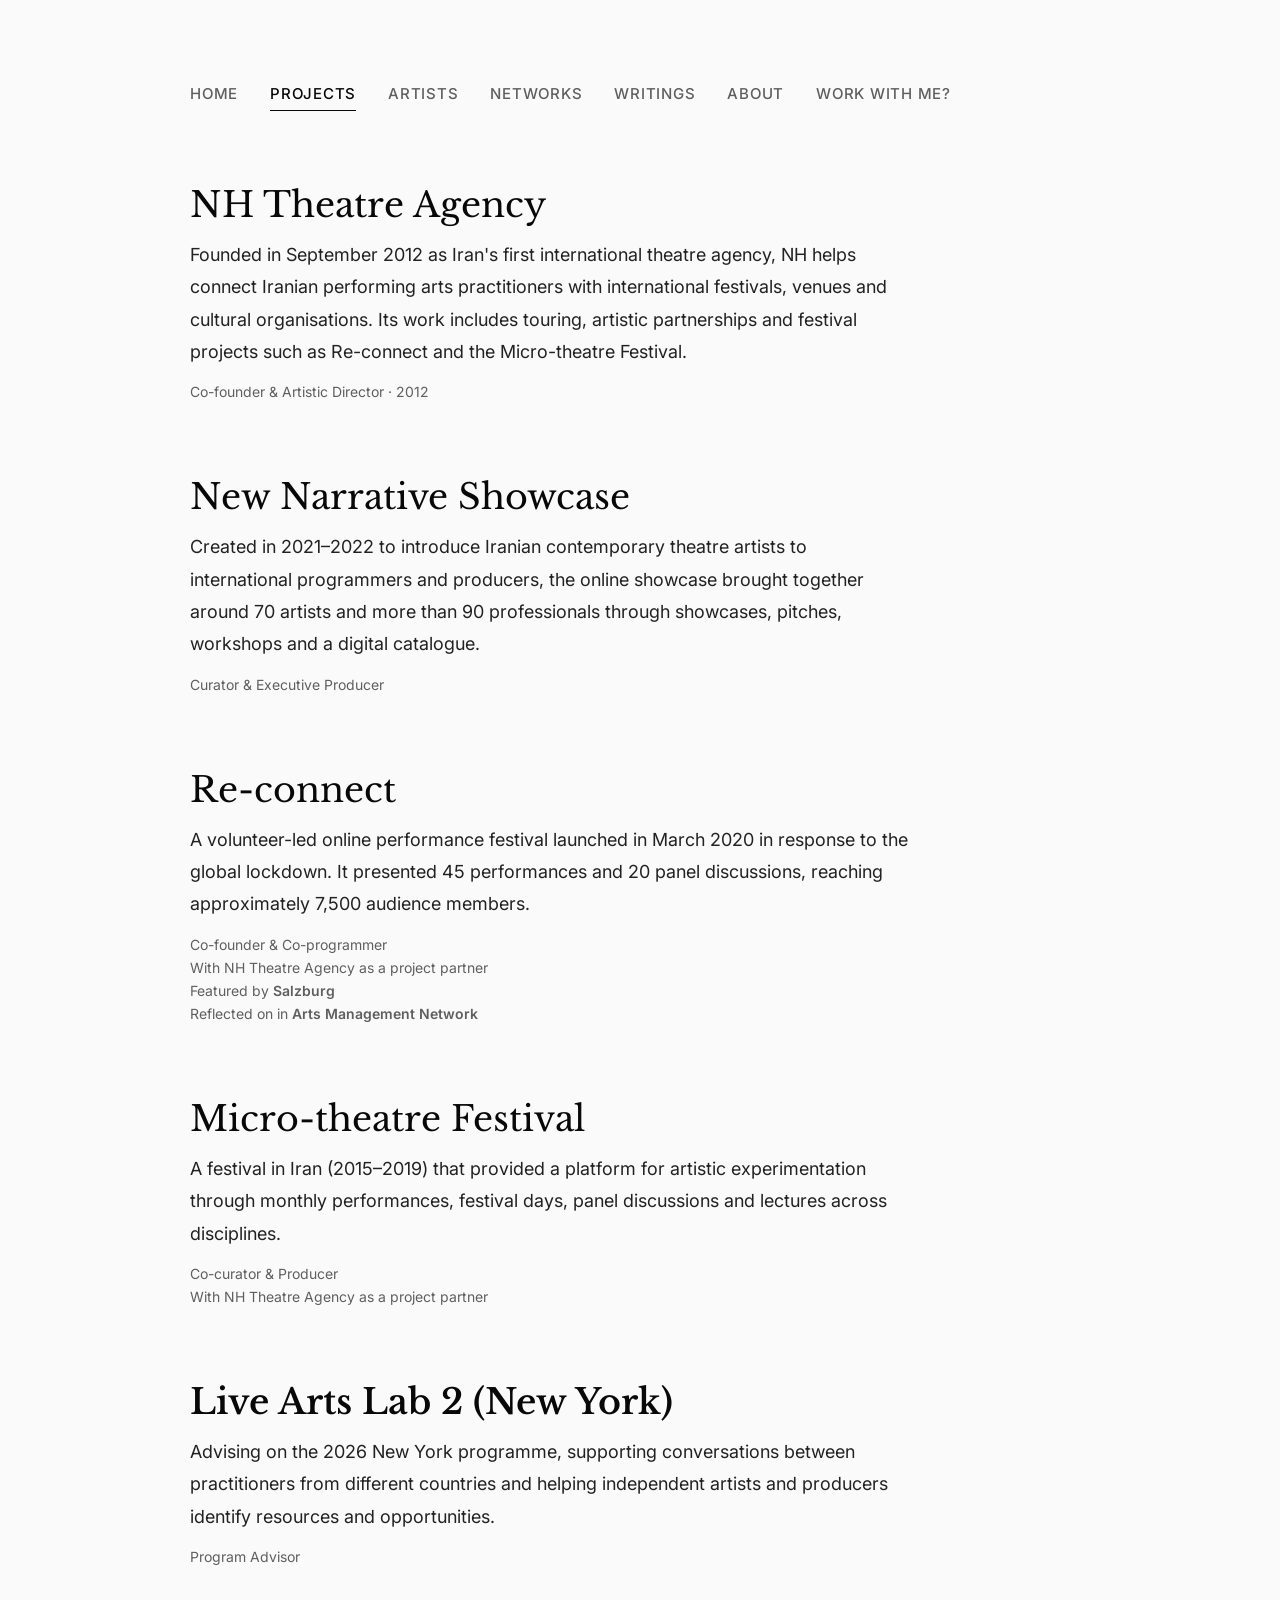
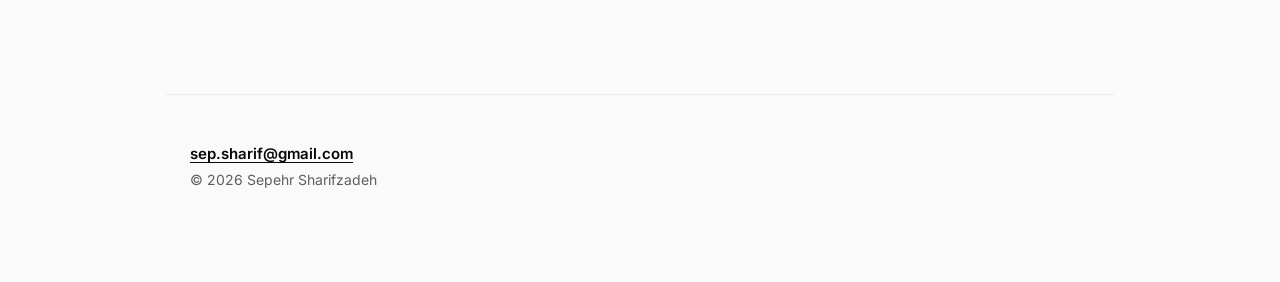
<file: projects.html>
<!DOCTYPE html>
<html lang="en">
<head>
  <meta charset="UTF-8">
  <meta name="viewport" content="width=device-width, initial-scale=1.0">
  <title>Projects &amp; Curations - Sepehr Sharifzadeh</title>
  <link rel="icon" type="image/svg+xml" href="assets/favicon.svg">
  <link rel="stylesheet" href="styles.css">
</head>
<body>
  <header class="site-header">
    <nav class="nav" aria-label="Main navigation">
      <a href="index.html">Home</a>
      <a href="projects.html" class="active">Projects</a>
      <a href="artists.html">Artists</a>
      <a href="networks.html">Networks</a>
      <a href="writing.html">Writings</a>
      <a href="about.html">About</a>
      <a href="contact.html">Work with me?</a>
    </nav>
  </header>

  <main class="container">
    <section>
      <div class="entry-list">
        <div class="entry-item">
          <h2 class="entry-title">NH Theatre Agency</h2>
          <p class="entry-desc">Founded in September 2012 as Iran's first international theatre agency, NH helps connect Iranian performing arts practitioners with international festivals, venues and cultural organisations. Its work includes touring, artistic partnerships and festival projects such as Re-connect and the Micro-theatre Festival.</p>
          <p class="entry-meta">Co-founder &amp; Artistic Director · 2012</p>
        </div>

        <div class="entry-item">
          <h2 class="entry-title">New Narrative Showcase</h2>
          <p class="entry-desc">Created in 2021–2022 to introduce Iranian contemporary theatre artists to international programmers and producers, the online showcase brought together around 70 artists and more than 90 professionals through showcases, pitches, workshops and a digital catalogue.</p>
          <p class="entry-meta">Curator &amp; Executive Producer</p>
        </div>

        <div class="entry-item">
          <h2 class="entry-title">Re-connect</h2>
          <p class="entry-desc">A volunteer-led online performance festival launched in March 2020 in response to the global lockdown. It presented 45 performances and 20 panel discussions, reaching approximately 7,500 audience members.</p>
          <p class="entry-meta">Co-founder &amp; Co-programmer</p>
          <p class="entry-meta">With NH Theatre Agency as a project partner</p>
          <p class="entry-meta">Featured by <a href="https://www.salzburgglobal.org/newsroom/latest-news/the-show-must-go-on-iranian-online-festival-created-to-show-the-resilience-of-festivals" target="_blank" rel="noopener">Salzburg</a></p>
          <p class="entry-meta">Reflected on in <a href="https://www.artsmanagement.net/Articles/Creating-an-Iranian-Online-Performing-Arts-Festival-There-and-Back-Again%2C4199" target="_blank" rel="noopener">Arts Management Network</a></p>
        </div>

        <div class="entry-item">
          <h2 class="entry-title">Micro-theatre Festival</h2>
          <p class="entry-desc">A festival in Iran (2015–2019) that provided a platform for artistic experimentation through monthly performances, festival days, panel discussions and lectures across disciplines.</p>
          <p class="entry-meta">Co-curator &amp; Producer</p>
          <p class="entry-meta">With NH Theatre Agency as a project partner</p>
        </div>

        <div class="entry-item">
          <h2 class="entry-title">
            <a href="https://www.liveartslab.org/lal2-newyork" target="_blank" rel="noopener">Live Arts Lab 2 (New York)</a>
          </h2>
          <p class="entry-desc">Advising on the 2026 New York programme, supporting conversations between practitioners from different countries and helping independent artists and producers identify resources and opportunities.</p>
          <p class="entry-meta">Program Advisor</p>
        </div>
      </div>
    </section>
  </main>

  <footer class="footer">
    <div>
      <a href="mailto:sep.sharif@gmail.com">sep.sharif@gmail.com</a>
    </div>
    <div class="text-muted">© 2026 Sepehr Sharifzadeh</div>
  </footer>

  <button class="back-to-top" type="button" aria-label="Back to top" data-back-to-top tabindex="-1">↑ Top</button>
  <script src="script.js" defer></script>
</body>
</html>
</file>
<file: styles.css>
@import url('https://fonts.googleapis.com/css2?family=Cormorant+Garamond:ital,wght@0,400;0,600;1,400&family=Inter:wght@400;500&family=Libre+Baskerville:ital,wght@0,400;0,700;1,400&display=swap');

:root {
  --bg-color: #fafafa;
  --border-color: #eaeaea;
  --text-heading: #080808;
  --text-body: #222222;
  --text-muted: #5f5f5f;
  --font-sans: 'Inter', 'Helvetica Neue', sans-serif;
  --font-serif: 'Libre Baskerville', 'Cormorant Garamond', serif;
  --max-width: 900px;
}

body {
  margin: 0;
  padding: 0;
  background-color: var(--bg-color);
  color: var(--text-body);
  font-family: var(--font-sans);
  font-size: 18px;
  line-height: 1.8;
  -webkit-font-smoothing: antialiased;
  -moz-osx-font-smoothing: grayscale;
}

a {
  color: inherit;
  font-weight: 600;
  text-decoration: none;
  transition: opacity 0.2s ease, color 0.2s ease;
}

main a:hover {
  text-decoration: underline;
  text-underline-offset: 4px;
}

img {
  display: block;
  max-width: 100%;
  height: auto;
}

figure {
  margin: 0;
}

.editorial-image img {
  width: 100%;
  border-radius: 3px;
}

/* Typography */
h1,
h2,
h3,
h4,
h5,
h6 {
  font-family: var(--font-serif);
  font-weight: 400;
  margin-top: 0;
  color: var(--text-heading);
}

h1 {
  font-size: clamp(48px, 5.5vw, 54px);
  line-height: 1.15;
  margin-bottom: 32px;
}

h2 {
  font-size: clamp(28px, 3.3vw, 35px);
  line-height: 1.25;
  margin-bottom: 32px;
}

h3 {
  font-size: 23px;
  line-height: 1.35;
  margin-bottom: 12px;
}

p {
  margin-top: 0;
  margin-bottom: 30px;
  max-width: 720px;
}

.emphasized-statement {
  font-family: var(--font-serif);
  font-size: 30px;
  line-height: 1.48;
  color: var(--text-heading);
  margin-bottom: 38px;
  max-width: 820px;
}

.text-muted {
  font-size: 14px;
  color: var(--text-muted);
}

/* Layout */
.container {
  max-width: var(--max-width);
  margin: 0 auto;
  padding: 0 24px;
}

.site-header {
  padding: 80px 24px 76px;
  max-width: var(--max-width);
  margin: 0 auto;
}

.nav {
  display: flex;
  gap: 32px;
  flex-wrap: wrap;
  font-family: var(--font-sans);
  font-size: 15px;
}

.nav a {
  color: var(--text-muted);
  font-weight: 500;
  letter-spacing: 0.05em;
  position: relative;
  text-transform: uppercase;
}

.nav a:hover,
.nav a.active {
  color: var(--text-heading);
}

.nav a::after {
  content: '';
  position: absolute;
  left: 0;
  bottom: -4px;
  width: 100%;
  height: 1px;
  background-color: var(--text-heading);
  transform-origin: right;
  transform: scaleX(0);
  transition: transform 0.3s ease;
}

.nav a:hover::after,
.nav a.active::after {
  transform: scaleX(1);
  transform-origin: left;
}

main {
  padding-bottom: 148px;
}

section {
  opacity: 0;
  margin-bottom: 126px;
  transform: translateY(15px);
  animation: fadeIn 0.8s cubic-bezier(0.2, 0.8, 0.2, 1) forwards;
}

@keyframes fadeIn {
  to {
    opacity: 1;
    transform: translateY(0);
  }
}

.page-title {
  margin-bottom: 72px;
  padding-bottom: 32px;
  border-bottom: 1px solid var(--border-color);
}

.page-title + .page-intro {
  max-width: 720px;
  margin-top: -36px;
  margin-bottom: 80px;
  color: var(--text-muted);
}

/* Entries */
.entry-list {
  display: flex;
  flex-direction: column;
  gap: 72px;
}

.entry-item {
  max-width: 740px;
}

.entry-title {
  margin-bottom: 12px;
}

.entry-desc {
  margin-bottom: 12px;
}

.entry-meta {
  margin-bottom: 0;
  font-size: 14px;
  line-height: 1.65;
  color: var(--text-muted);
}

/* Artists */
.artist-list {
  display: flex;
  flex-direction: column;
  gap: 0;
}

.artist-item {
  display: grid;
  grid-template-columns: minmax(0, 0.36fr) minmax(0, 0.64fr);
  gap: clamp(48px, 6vw, 64px);
  align-items: center;
  max-width: 100%;
  padding-top: 92px;
  margin-top: 92px;
  border-top: 1px solid var(--border-color);
}

.artist-item:first-child {
  padding-top: 0;
  margin-top: 0;
  border-top: 0;
}

.artist-row-text-only {
  display: block;
  max-width: 720px;
}

.artist-copy {
  max-width: 100%;
}

.artist-name {
  font-size: clamp(34px, 3.7vw, 40px);
  line-height: 1.16;
  margin-bottom: 18px;
  overflow-wrap: break-word;
}

.artist-bio {
  margin-bottom: 0;
  color: var(--text-muted);
  font-size: 17px;
  line-height: 1.75;
}

.artist-details {
  display: flex;
  flex-direction: column;
  gap: 20px;
  margin: 36px 0 0;
}

.artist-details div {
  max-width: 100%;
}

.artist-details dt {
  margin-bottom: 4px;
  color: var(--text-muted);
  font-size: 13px;
  letter-spacing: 0.04em;
  line-height: 1.5;
  text-transform: uppercase;
}

.artist-details dd {
  margin: 0;
  color: var(--text-body);
  font-size: 16px;
  line-height: 1.7;
}

.artist-link {
  color: var(--text-heading);
  font-size: 15px;
  text-decoration: underline;
  text-decoration-color: #d0d0d0;
  text-underline-offset: 5px;
}

.artist-link:hover {
  text-decoration-color: var(--text-heading);
}

.artist-production {
  min-width: 0;
  align-self: center;
}

.artist-production-frame {
  width: 100%;
  aspect-ratio: 3 / 2;
  overflow: hidden;
  background: #f4f4f2;
  border-radius: 3px;
}

.artist-production-frame img {
  display: block;
  width: 100%;
  height: 100%;
  object-fit: cover;
  object-position: center;
}

@media (max-width: 700px) {
  .artist-item {
    grid-template-columns: 1fr;
    gap: 34px;
    padding-top: 72px;
    margin-top: 72px;
  }

  .artist-row-text-only {
    max-width: 100%;
  }
}

/* Publications */
.pub-list {
  display: flex;
  flex-direction: column;
  gap: 40px;
}

.pub-item {
  display: flex;
  flex-direction: column;
  gap: 4px;
  max-width: 800px;
}

.pub-year {
  font-family: var(--font-serif);
  font-size: 18px;
  color: var(--text-muted);
  margin-bottom: 4px;
}

.pub-title {
  max-width: 760px;
  color: var(--text-heading);
}

.pub-title a {
  text-decoration: underline;
  text-decoration-color: #ccc;
  text-underline-offset: 4px;
}

.pub-title a:hover {
  text-decoration-color: var(--text-heading);
}

/* Pages */
.home-intro {
  margin-bottom: 148px;
}

.home-intro-layout {
  display: grid;
  grid-template-columns: minmax(0, 1fr) minmax(260px, 350px);
  gap: 50px;
  align-items: start;
}

.home-intro p {
  max-width: 760px;
}

.profile-image {
  max-width: 350px;
  margin-top: 10px;
}

.profile-image-frame {
  width: 100%;
  aspect-ratio: 4 / 5;
  overflow: hidden;
  border-radius: 3px;
  background: #f4f4f2;
}

.profile-image-frame img {
  width: 100%;
  height: 100%;
  object-fit: cover;
  object-position: 52% center;
}

.image-credit {
  margin: 10px 0 0;
  font-size: 12.5px;
  line-height: 1.5;
  color: var(--text-muted);
  text-align: left;
}

.section-image {
  max-width: 760px;
  margin: 8px 0 4px;
}

.note-list {
  display: flex;
  flex-direction: column;
  max-width: 760px;
}

.note-item {
  max-width: 760px;
  margin-bottom: 80px;
}

.note-item + .note-item {
  padding-top: 80px;
  border-top: 1px solid #d8d8d8;
}

.note-item p {
  max-width: 720px;
  margin-bottom: 18px;
}

.note-image {
  margin-bottom: 40px;
}

.section-title {
  margin-bottom: 50px;
}

.service-list {
  display: flex;
  flex-direction: column;
  gap: 50px;
  max-width: 760px;
}

.service-item {
  max-width: 720px;
}

.service-item h3 {
  margin-bottom: 12px;
}

.service-item p {
  margin-bottom: 0;
}

.note-type {
  margin-bottom: 8px;
}

.contact-statement {
  margin-bottom: 72px;
}

.contact-links {
  display: flex;
  flex-direction: column;
  gap: 18px;
  font-size: 18px;
}

.contact-links a {
  text-decoration: underline;
  text-underline-offset: 4px;
}

.contact-footer {
  margin-top: 90px;
}

.back-to-top {
  position: fixed;
  right: 24px;
  bottom: 24px;
  z-index: 20;
  display: inline-flex;
  align-items: center;
  justify-content: center;
  min-width: 70px;
  padding: 10px 14px;
  border: 1px solid rgba(8, 8, 8, 0.12);
  border-radius: 999px;
  background-color: rgba(250, 250, 250, 0.94);
  color: var(--text-heading);
  font-family: var(--font-sans);
  font-size: 13px;
  font-weight: 500;
  letter-spacing: 0.03em;
  line-height: 1;
  cursor: pointer;
  opacity: 0;
  pointer-events: none;
  transform: translateY(12px);
  transition: opacity 0.24s ease, transform 0.24s ease, background-color 0.2s ease, border-color 0.2s ease;
  -webkit-backdrop-filter: blur(10px);
  backdrop-filter: blur(10px);
}

.back-to-top.is-visible {
  opacity: 1;
  pointer-events: auto;
  transform: translateY(0);
}

.back-to-top:hover,
.back-to-top:focus-visible {
  background-color: #ffffff;
  border-color: rgba(8, 8, 8, 0.22);
}

.back-to-top:focus-visible {
  outline: 2px solid rgba(8, 8, 8, 0.18);
  outline-offset: 2px;
}

ul.minimal-list {
  list-style: none;
  padding: 0;
  margin: 0;
}

ul.minimal-list li {
  margin-bottom: 14px;
  padding-left: 20px;
  position: relative;
}

ul.minimal-list li::before {
  content: "—";
  position: absolute;
  left: 0;
  color: var(--text-muted);
}

/* Footer */
.footer {
  max-width: var(--max-width);
  margin: 0 auto;
  padding: 45px 24px 90px;
  border-top: 1px solid var(--border-color);
  font-size: 15px;
}

.footer a {
  color: var(--text-heading);
  text-decoration: underline;
  text-underline-offset: 3px;
  margin-right: 24px;
}

.footer a:hover {
  color: var(--text-muted);
}

/* Responsive */
@media (max-width: 600px) {
  h1 {
    font-size: 39px;
    line-height: 1.18;
  }

  h2 {
    font-size: 28px;
  }

  .emphasized-statement {
    font-size: 24px;
    line-height: 1.5;
  }

  .site-header {
    padding: 45px 24px 54px;
  }

  section {
    margin-bottom: 98px;
  }

  .nav {
    gap: 20px;
  }

  .home-intro-layout {
    grid-template-columns: 1fr;
    gap: 40px;
  }

  .profile-image {
    order: -1;
    max-width: 320px;
    margin: 0 auto;
  }

  .section-image {
    margin: 0;
  }

  .artist-item {
    grid-template-columns: 1fr;
    gap: 34px;
    padding-top: 72px;
    margin-top: 72px;
  }

  .artist-list {
    gap: 0;
  }

  .artist-name {
    font-size: 34px;
  }

  .artist-row-text-only {
    max-width: 100%;
  }

  .note-list {
    gap: 0;
  }

  .note-item {
    margin-bottom: 64px;
  }

  .note-item + .note-item {
    padding-top: 64px;
  }

  .note-image {
    margin-bottom: 32px;
  }

  .back-to-top {
    right: 18px;
    bottom: 18px;
    min-width: 66px;
    padding: 9px 13px;
  }
}

@media (prefers-reduced-motion: reduce) {
  .back-to-top {
    transition: none;
  }
}
</file>
